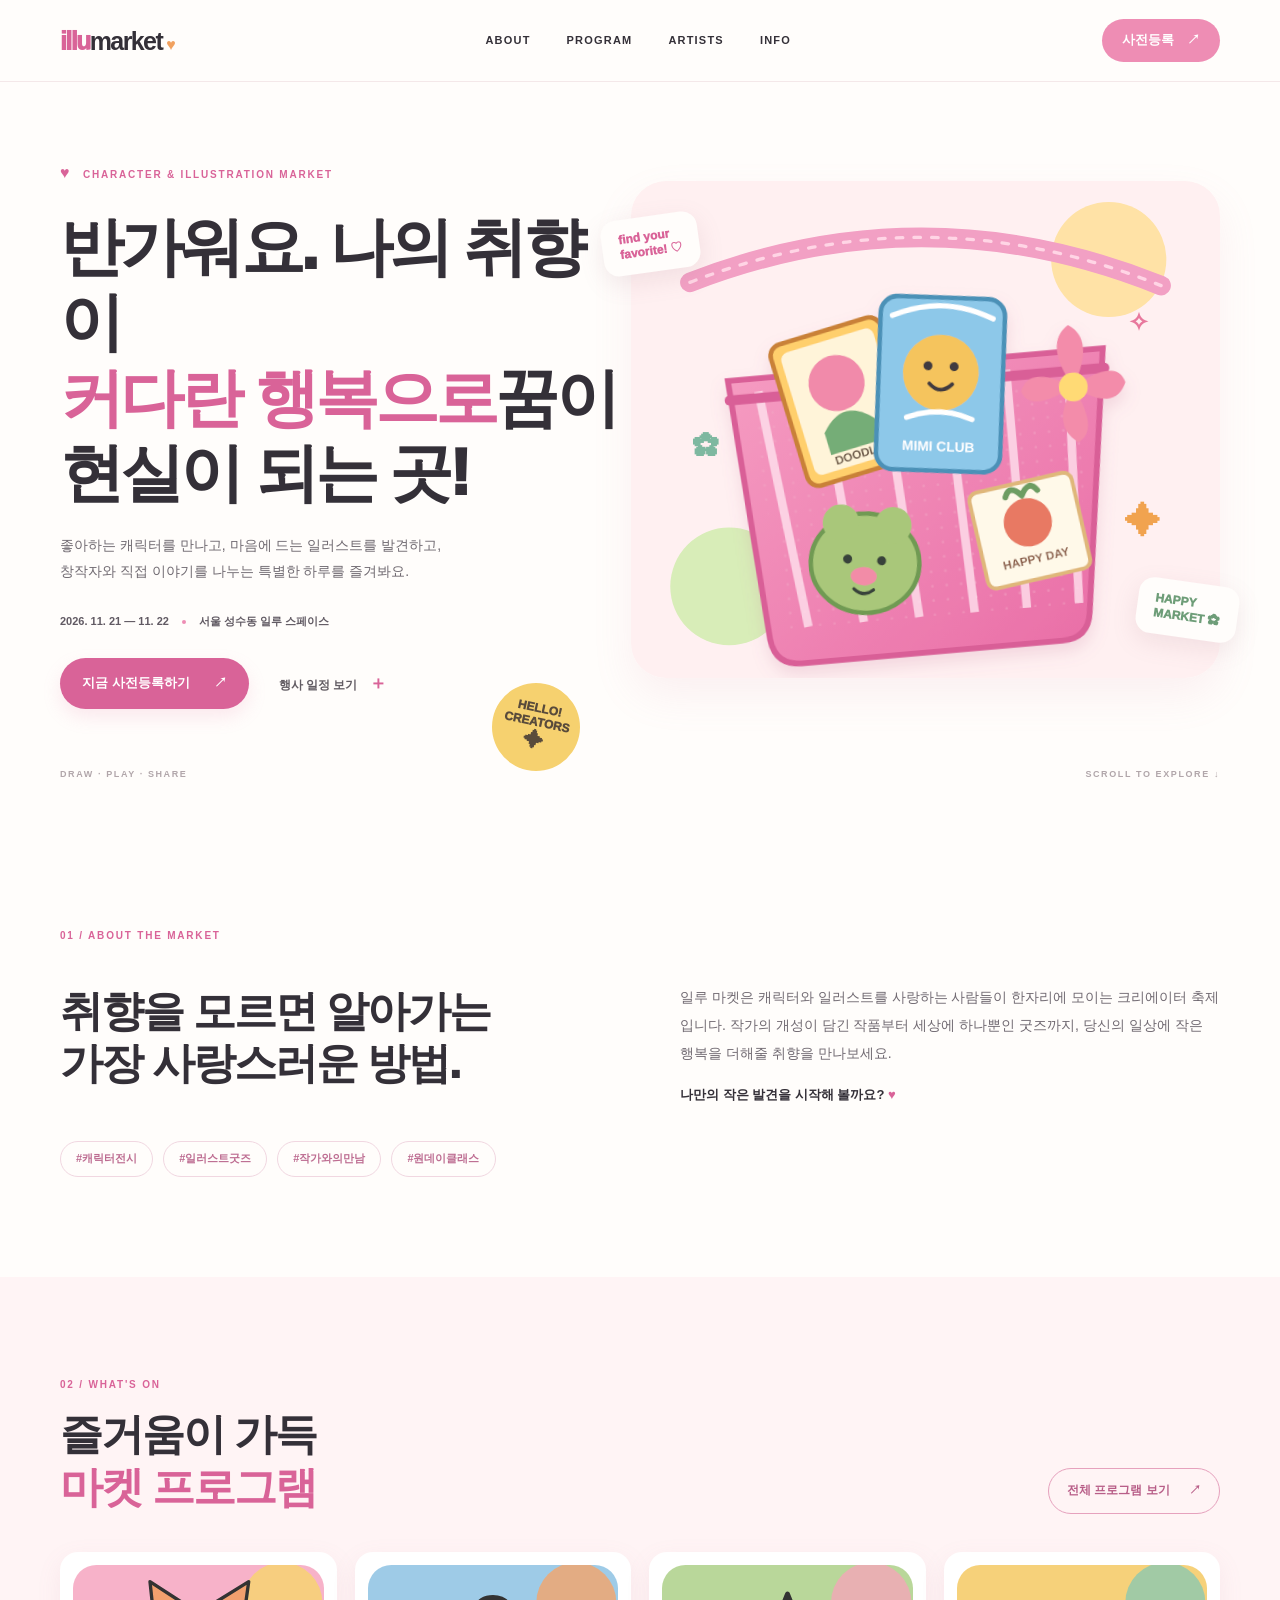
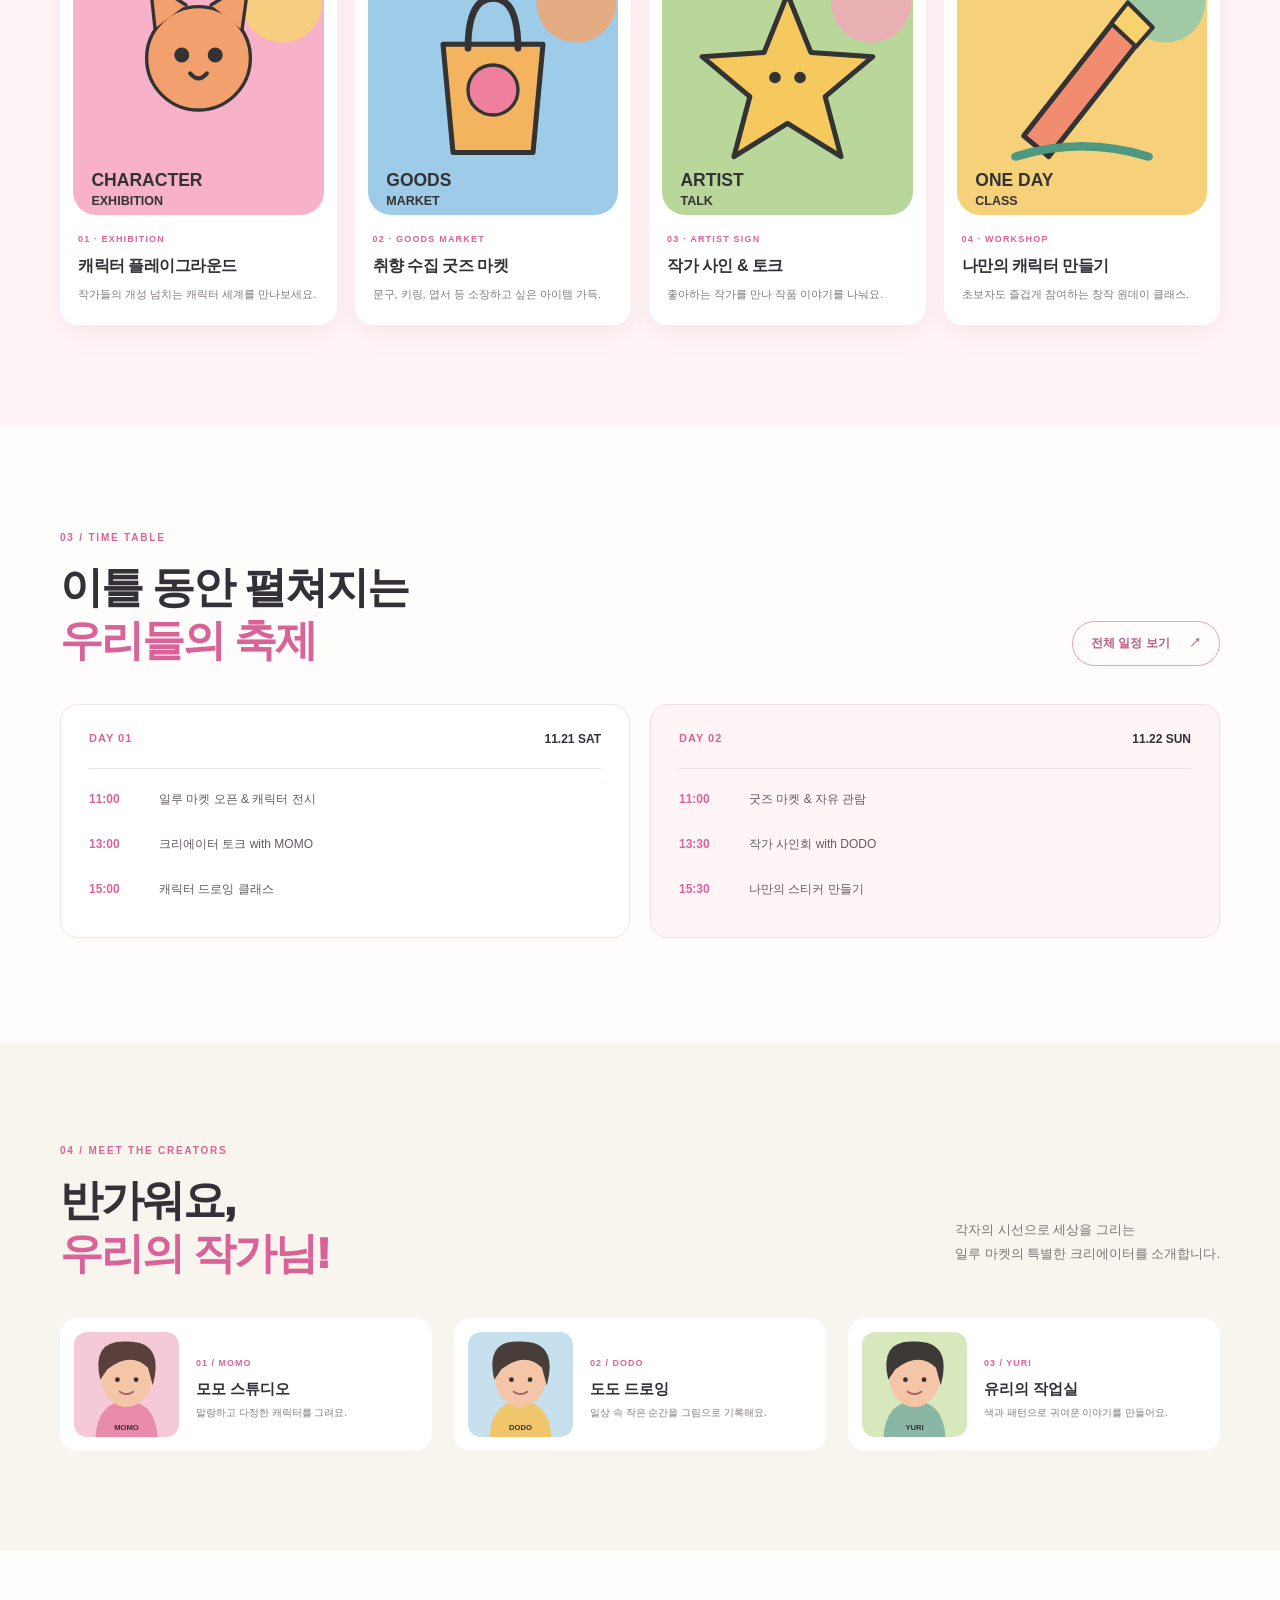
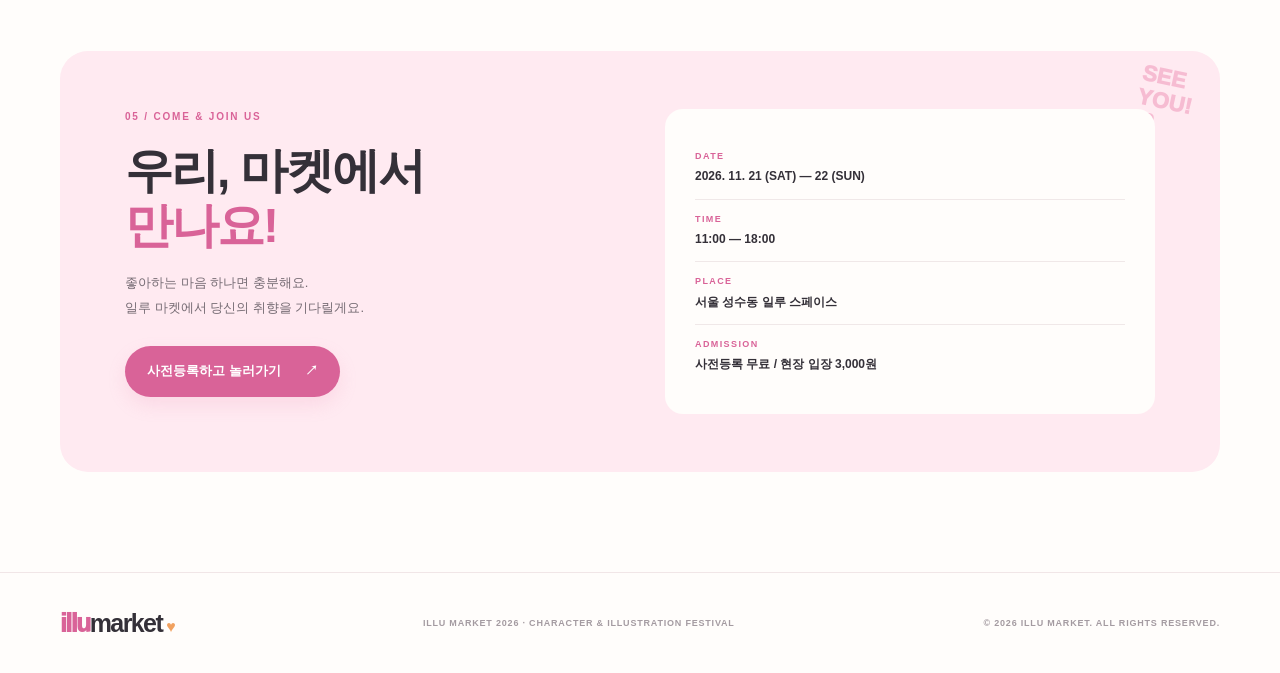
<file: index.html>
<!DOCTYPE html>
<html lang="ko">
<head>
  <meta charset="UTF-8">
  <meta name="viewport" content="width=device-width, initial-scale=1.0">
  <meta name="description" content="캐릭터 창작자와 일러스트 작가가 함께하는 일루 마켓 2026">
  <title>ILLU MARKET 2026 | 일루 마켓 2026</title>
  <link rel="stylesheet" href="css/style.css">
  <script src="js/main.js" defer></script>
</head>
<body>
  <header class="site-header">
    <a class="brand" href="#home" aria-label="일루 마켓 홈">illu<span>market</span><b>♥</b></a>
    <nav class="main-nav" aria-label="주요 메뉴">
      <a href="#about">ABOUT</a><a href="#program">PROGRAM</a><a href="#artists">ARTISTS</a><a href="#info">INFO</a>
    </nav>
    <a class="header-cta" href="register.html">사전등록 <span>↗</span></a>
    <button class="menu-toggle" aria-label="메뉴 열기">☰</button>
  </header>

  <main id="home">
    <section class="hero section-wrap">
      <div class="hero-copy">
        <p class="eyebrow"><span>♥</span> CHARACTER & ILLUSTRATION MARKET</p>
        <h1>반가워요. 나의 취향이<br><em>커다란 행복으로</em>꿈이 현실이 되는 곳!</h1>
        <p class="hero-desc">좋아하는 캐릭터를 만나고, 마음에 드는 일러스트를 발견하고,<br>창작자와 직접 이야기를 나누는 특별한 하루를 즐겨봐요.</p>
        <div class="hero-meta"><span>2026. 11. 21 — 11. 22</span><i></i><span>서울 성수동 일루 스페이스</span></div>
        <div class="hero-actions"><a class="btn-primary" href="register.html">지금 사전등록하기 <b>↗</b></a><button class="text-button" data-modal="schedule-modal">행사 일정 보기 <span>＋</span></button></div>
        <div class="hero-sticker">HELLO!<br>CREATORS <span>✦</span></div>
      </div>
      <div class="hero-art"><img src="assets/hero-market.svg" alt="핑크 장바구니 안에 캐릭터 굿즈와 일러스트 소품이 담긴 축제. 메인 일러스트"><span class="floating-note note-one">find your<br>favorite! ♡</span><span class="floating-note note-two">HAPPY<br>MARKET ✿</span></div>
      <div class="hero-bottom"><span>DRAW · PLAY · SHARE</span><span>SCROLL TO EXPLORE ↓</span></div>
    </section>

    <section class="intro section-wrap" id="about">
      <div class="section-label">01 / ABOUT THE MARKET</div>
      <div class="intro-grid"><h2>취향을 모르면 알아가는<br>가장 사랑스러운 방법.</h2><div><p>일루 마켓은 캐릭터와 일러스트를 사랑하는 사람들이 한자리에 모이는 크리에이터 축제입니다. 작가의 개성이 담긴 작품부터 세상에 하나뿐인 굿즈까지, 당신의 일상에 작은 행복을 더해줄 취향을 만나보세요.</p><strong>나만의 작은 발견을 시작해 볼까요? <span>♥</span></strong></div></div>
      <div class="keyword-row"><span>#캐릭터전시</span><span>#일러스트굿즈</span><span>#작가와의만남</span><span>#원데이클래스</span></div>
    </section>

    <section class="program-section" id="program">
      <div class="section-wrap">
        <div class="section-heading"><div><div class="section-label">02 / WHAT'S ON</div><h2>즐거움이 가득<br><em>마켓 프로그램</em></h2></div><button class="btn-outline" data-modal="program-modal">전체 프로그램 보기 <b>↗</b></button></div>
        <div class="program-grid">
          <article class="program-card"><img src="assets/character-exhibition.svg" alt="캐릭터 전시 일러스트"><div class="card-meta">01 · EXHIBITION</div><h3>캐릭터 플레이그라운드</h3><p>작가들의 개성 넘치는 캐릭터 세계를 만나보세요.</p></article>
          <article class="program-card"><img src="assets/goods-market.svg" alt="굿즈 마켓 일러스트"><div class="card-meta">02 · GOODS MARKET</div><h3>취향 수집 굿즈 마켓</h3><p>문구, 키링, 엽서 등 소장하고 싶은 아이템 가득.</p></article>
          <article class="program-card"><img src="assets/artist-talk.svg" alt="작가 토크 일러스트"><div class="card-meta">03 · ARTIST SIGN</div><h3>작가 사인 & 토크</h3><p>좋아하는 작가를 만나 작품 이야기를 나눠요.</p></article>
          <article class="program-card"><img src="assets/one-day-class.svg" alt="원데이 클래스 일러스트"><div class="card-meta">04 · WORKSHOP</div><h3>나만의 캐릭터 만들기</h3><p>초보자도 즐겁게 참여하는 창작 원데이 클래스.</p></article>
        </div>
      </div>
    </section>

    <section class="schedule section-wrap">
      <div class="section-heading"><div><div class="section-label">03 / TIME TABLE</div><h2>이틀 동안 펼쳐지는<br><em>우리들의 축제</em></h2></div><button class="btn-outline" data-modal="schedule-modal">전체 일정 보기 <b>↗</b></button></div>
      <div class="schedule-preview">
        <div class="day-card"><div class="day-top"><span>DAY 01</span><b>11.21 SAT</b></div><div class="time-row"><time>11:00</time><span>일루 마켓 오픈 & 캐릭터 전시</span></div><div class="time-row"><time>13:00</time><span>크리에이터 토크 with MOMO</span></div><div class="time-row"><time>15:00</time><span>캐릭터 드로잉 클래스</span></div></div>
        <div class="day-card day-pink"><div class="day-top"><span>DAY 02</span><b>11.22 SUN</b></div><div class="time-row"><time>11:00</time><span>굿즈 마켓 & 자유 관람</span></div><div class="time-row"><time>13:30</time><span>작가 사인회 with DODO</span></div><div class="time-row"><time>15:30</time><span>나만의 스티커 만들기</span></div></div>
      </div>
    </section>

    <section class="artists-section" id="artists"><div class="section-wrap">
      <div class="section-heading"><div><div class="section-label">04 / MEET THE CREATORS</div><h2>반가워요,<br><em>우리의 작가님!</em></h2></div><p class="heading-desc">각자의 시선으로 세상을 그리는<br>일루 마켓의 특별한 크리에이터를 소개합니다.</p></div>
      <div class="artist-grid">
        <article class="artist"><img src="assets/artist-1.svg" alt="일러스트 작가 모모 캐릭터 초상화"><div><b>01 / MOMO</b><h3>모모 스튜디오</h3><p>말랑하고 다정한 캐릭터를 그려요.</p></div></article>
        <article class="artist"><img src="assets/artist-2.svg" alt="일러스트 작가 도도 캐릭터 초상화"><div><b>02 / DODO</b><h3>도도 드로잉</h3><p>일상 속 작은 순간을 그림으로 기록해요.</p></div></article>
        <article class="artist"><img src="assets/artist-3.svg" alt="일러스트 작가 유리 캐릭터 초상화"><div><b>03 / YURI</b><h3>유리의 작업실</h3><p>색과 패턴으로 귀여운 이야기를 만들어요.</p></div></article>
      </div>
    </div></section>

    <section class="visit section-wrap" id="info">
      <div class="visit-card"><div><div class="section-label">05 / COME & JOIN US</div><h2>우리, 마켓에서<br><em>만나요!</em></h2><p>좋아하는 마음 하나면 충분해요.<br>일루 마켓에서 당신의 취향을 기다릴게요.</p><a class="btn-primary" href="register.html">사전등록하고 놀러가기 <b>↗</b></a></div><div class="visit-details"><div><small>DATE</small><b>2026. 11. 21 (SAT) — 22 (SUN)</b></div><div><small>TIME</small><b>11:00 — 18:00</b></div><div><small>PLACE</small><b>서울 성수동 일루 스페이스</b></div><div><small>ADMISSION</small><b>사전등록 무료 / 현장 입장 3,000원</b></div></div><span class="visit-doodle">SEE<br>YOU!<br>♡</span></div>
    </section>
  </main>

  <footer class="site-footer"><a class="brand" href="#home">illu<span>market</span><b>♥</b></a><p>ILLU MARKET 2026 · CHARACTER & ILLUSTRATION FESTIVAL</p><span>© 2026 ILLU MARKET. ALL RIGHTS RESERVED.</span></footer>

  <!-- 일정 팝업 -->
  <div class="modal" id="schedule-modal" role="dialog" aria-modal="true" aria-labelledby="schedule-title">
    <div class="modal-panel"><button class="modal-close" aria-label="닫기">×</button><div class="section-label">FULL TIME TABLE</div><h2 id="schedule-title">전체 행사 일정</h2>
      <h3>DAY 01 · 11월 21일 토요일</h3><div class="modal-line"><time>11:00</time><span>마켓 오픈 / 캐릭터 전시</span></div><div class="modal-line"><time>12:00</time><span>굿즈 마켓 자유 관람</span></div><div class="modal-line"><time>13:00</time><span>크리에이터 토크 · MOMO</span></div><div class="modal-line"><time>15:00</time><span>캐릭터 드로잉 클래스</span></div><div class="modal-line"><time>17:30</time><span>1일차 마감 이벤트</span></div>
      <h3>DAY 02 · 11월 22일 일요일</h3><div class="modal-line"><time>11:00</time><span>마켓 오픈 / 굿즈 마켓</span></div><div class="modal-line"><time>13:30</time><span>작가 사인회 · DODO</span></div><div class="modal-line"><time>15:30</time><span>나만의 스티커 만들기</span></div><div class="modal-line"><time>17:30</time><span>클로징 & 마켓 종료</span></div>
    </div>
  </div>
  <!-- 프로그램 팝업 -->
  <div class="modal" id="program-modal" role="dialog" aria-modal="true" aria-labelledby="program-title">
    <div class="modal-panel"><button class="modal-close" aria-label="닫기">×</button><div class="section-label">ALL PROGRAMS</div><h2 id="program-title">전체 프로그램 안내</h2>
      <div class="program-detail"><b>01 · 캐릭터 플레이그라운드</b><p>신진 캐릭터 작가들의 오리지널 작품과 세계관을 감상하는 전시 공간입니다. 양일 11:00–18:00</p></div>
      <div class="program-detail"><b>02 · 취향 수집 굿즈 마켓</b><p>스티커, 엽서, 키링, 문구류 등등 작가의 개성이 담긴 굿즈를 현장에서 만나보세요. 원하는 작가가 없다고 실망하지 마세요. 양일 11:00–18:00</p></div>
      <div class="program-detail"><b>03 · 작가 사인 & 토크 팬미팅 </b><p>참여 작가의 작업 과정과 캐릭터 탄생 이야기를 듣고 사인을 받을 수 있어요. 11월 22일 13:30</p></div>
      <div class="program-detail"><b>04 · 나만의 캐릭터 만들기</b><p>간단한 드로잉과 컬러링으로 나만의 캐릭터 굿즈를 만들어 보는 소규모 클래스입니다. 사전 예약 필수</p></div>
      <a class="btn-primary modal-cta" href="register.html">클래스 예약하기 ↗</a>
    </div>
  </div>
</body>
</html>
</file>
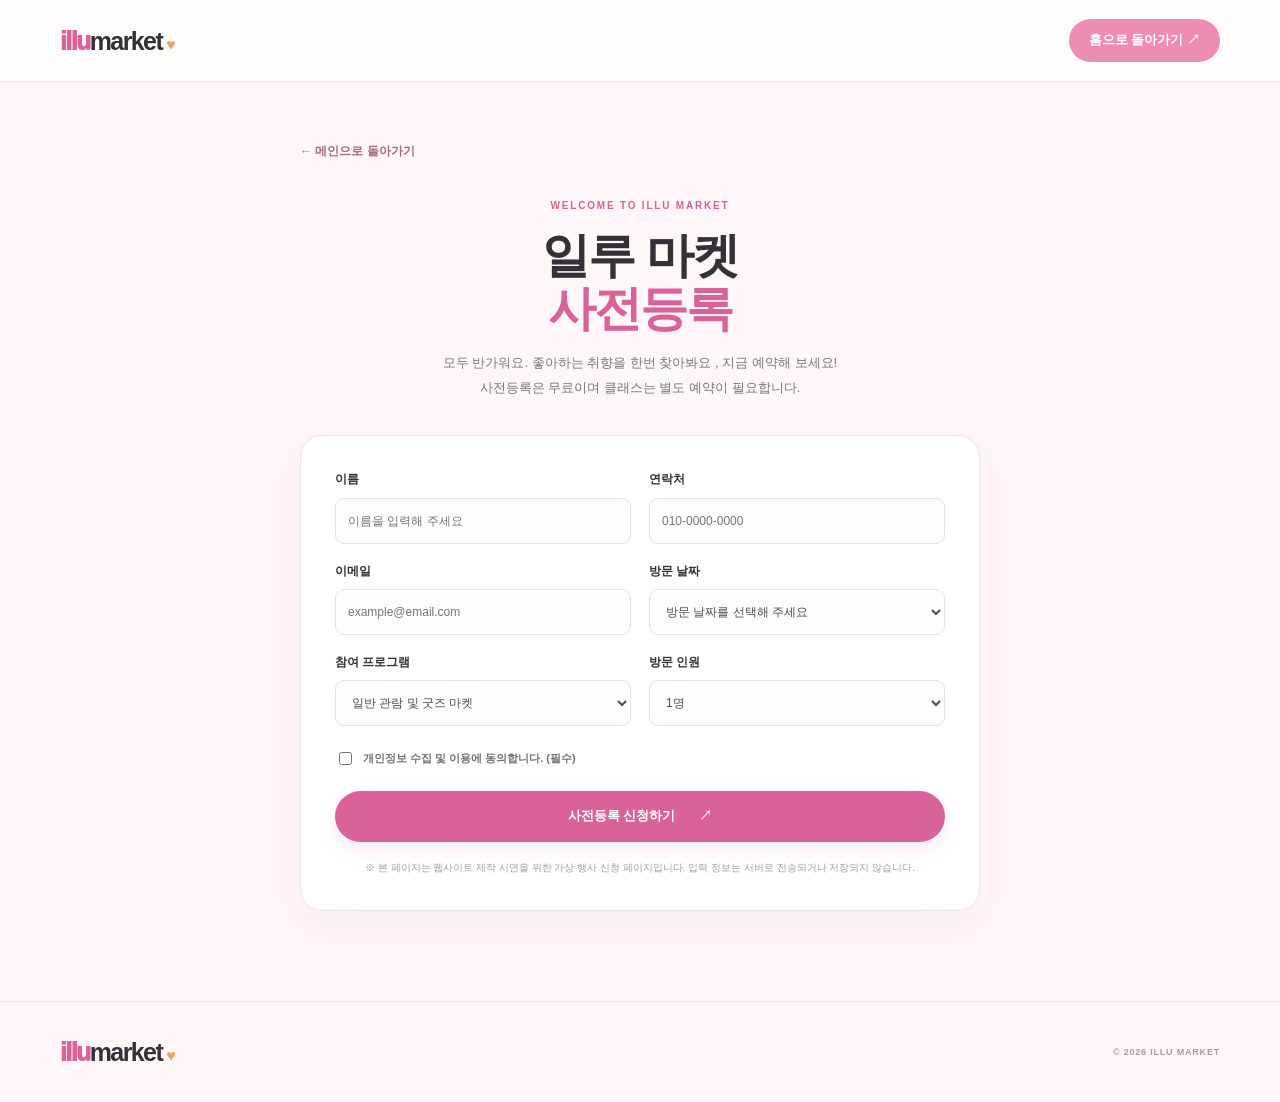
<file: register.html>
<!DOCTYPE html>
<html lang="ko">
<head>
<meta charset="UTF-8"><meta name="viewport" content="width=device-width, initial-scale=1.0">
<title>사전등록 | ILLU MARKET 2026</title><link rel="stylesheet" href="css/style.css"><link rel="stylesheet" href="css/register.css"><script src="js/register.js" defer></script>
</head>
<body class="register-page">
<header class="site-header"><a class="brand" href="index.html">illu<span>market</span><b>♥</b></a><a class="header-cta" href="index.html">홈으로 돌아가기 ↗</a></header>
<main class="register-wrap">
  <a class="back-link" href="index.html">← 메인으로 돌아가기</a>
  <div class="register-heading"><div class="section-label">WELCOME TO ILLU MARKET</div><h1>일루 마켓<br><em>사전등록</em></h1><p>모두 반가워요. 좋아하는 취향을 한번 찾아봐요 , 지금 예약해 보세요!<br>사전등록은 무료이며 클래스는 별도 예약이 필요합니다.</p></div>
  <form id="registration-form" class="registration-form">
    <label>이름 <input type="text" name="name" placeholder="이름을 입력해 주세요" required></label>
    <label>연락처 <input type="tel" name="phone" placeholder="010-0000-0000" required pattern="[0-9\-]{9,13}"></label>
    <label>이메일 <input type="email" name="email" placeholder="example@email.com" required></label>
    <label>방문 날짜 <select name="date" required><option value="">방문 날짜를 선택해 주세요</option><option>11월 21일 토요일</option><option>11월 22일 일요일</option><option>양일 모두</option></select></label>
    <label>참여 프로그램 <select name="program"><option>일반 관람 및 굿즈 마켓</option><option>캐릭터 드로잉 클래스 (11/21)</option><option>나만의 스티커 클래스 (11/22)</option><option>작가 사인회 (11/22)</option></select></label>
    <label>방문 인원 <select name="people"><option>1명</option><option>2명</option><option>3명</option><option>4명</option></select></label>
    <label class="agree"><input type="checkbox" required> 개인정보 수집 및 이용에 동의합니다. (필수)</label>
    <button class="btn-primary submit-btn" type="submit">사전등록 신청하기 <b>↗</b></button>
    <p class="form-note">※ 본 페이지는 웹사이트 제작 시연을 위한 가상 행사 신청 페이지입니다. 입력 정보는 서버로 전송되거나 저장되지 않습니다.</p>
  </form>
  <div class="success-message" id="success-message" role="status" aria-live="polite"><div>♥</div><h2>신청이 완료되었어요!</h2><p>일루 마켓에서 만나요. 방문 정보를 확인해 주세요.</p><a class="btn-primary" href="index.html">메인 페이지로 돌아가기</a></div>
</main>
<footer class="site-footer"><a class="brand" href="index.html">illu<span>market</span><b>♥</b></a><span>© 2026 ILLU MARKET</span></footer>
</body></html>
</file>
<file: css/style.css>
/* 기본 설정 */
:root{--pink:#ee8db4;--pink-dark:#d96398;--cream:#fff8f0;--ink:#343038;--muted:#77717a;--green:#9fbd83;--orange:#f1a15f}
*{box-sizing:border-box}html{scroll-behavior:smooth}body{margin:0;background:#fffdfb;color:var(--ink);font-family:"Pretendard","Noto Sans KR",Arial,sans-serif;line-height:1.6}a{color:inherit;text-decoration:none}button{font:inherit;cursor:pointer}.section-wrap{width:min(1160px,calc(100% - 64px));margin:0 auto}
.site-header{height:82px;padding:0 max(32px,calc((100vw - 1160px)/2));display:flex;align-items:center;justify-content:space-between;background:#fffdfb;position:sticky;top:0;z-index:20;border-bottom:1px solid #f4e8e9}
.brand{font-size:25px;font-weight:1000;letter-spacing:-1.6px;color:var(--pink-dark)}.brand span{color:var(--ink);font-weight:800}.brand b{font-size:16px;margin-left:4px;color:var(--orange)}
.main-nav{display:flex;gap:36px;font-size:11px;font-weight:900;letter-spacing:1.2px}.main-nav a:hover{color:var(--pink-dark)}
.header-cta{background:var(--pink);color:white;padding:11px 20px;border-radius:30px;font-size:13px;font-weight:800}.header-cta span{margin-left:9px}.menu-toggle{display:none;border:0;background:none;font-size:23px}
.hero{min-height:650px;padding:68px 0 34px;display:grid;grid-template-columns:1fr 1.03fr;align-items:center;position:relative}.hero-copy{position:relative;z-index:2}.eyebrow,.section-label{font-size:10px;font-weight:900;letter-spacing:1.8px;color:var(--pink-dark)}.eyebrow span{font-size:16px;margin-right:7px}.hero h1{font-size:clamp(42px,5vw,66px);line-height:1.18;letter-spacing:-3.8px;margin:24px 0 20px;font-weight:1000}.hero h1 em,.section-heading h2 em,.visit-card h2 em{font-style:normal;color:var(--pink-dark)}.hero-desc{font-size:14px;color:#706a71;line-height:1.9}.hero-meta{display:flex;align-items:center;gap:13px;margin:28px 0;font-size:11px;font-weight:800;color:#615a63}.hero-meta i{width:4px;height:4px;background:var(--pink);border-radius:50%}.hero-actions{display:flex;align-items:center;gap:24px}.btn-primary{display:inline-flex;align-items:center;gap:24px;background:var(--pink-dark);color:#fff;padding:15px 22px;border-radius:30px;font-size:13px;font-weight:800;box-shadow:0 8px 18px #e78bb32e;transition:.2s}.btn-primary:hover{transform:translateY(-3px);background:#cf548b}.text-button{border:0;background:none;font-size:12px;font-weight:800;color:#625c63}.text-button span{color:var(--pink-dark);font-size:18px;margin-left:8px}.hero-art{position:relative}.hero-art>img{width:100%;display:block;border-radius:35px;box-shadow:0 18px 40px #d987a51c}.floating-note{position:absolute;background:#fffdfb;padding:13px 17px;border-radius:15px;box-shadow:0 8px 24px #9c6d7c22;font-size:12px;font-weight:1000;line-height:1.25;color:var(--pink-dark);transform:rotate(-8deg)}.note-one{top:7%;left:-5%}.note-two{right:-3%;bottom:8%;transform:rotate(8deg);color:#6e9d78}.hero-sticker{position:absolute;right:9%;bottom:-62px;width:88px;height:88px;border-radius:50%;background:#f6d16f;color:#594b3b;display:grid;place-content:center;text-align:center;font-size:12px;font-weight:1000;line-height:1.2;transform:rotate(12deg);z-index:3}.hero-sticker span{font-size:20px}.hero-bottom{grid-column:1/-1;display:flex;justify-content:space-between;margin-top:58px;color:#b1a6aa;font-size:9px;font-weight:900;letter-spacing:1.6px}
.intro{padding:112px 0 100px}.intro-grid{display:grid;grid-template-columns:1fr 1fr;gap:80px;align-items:center;margin:25px 0 35px}.intro h2,.section-heading h2{font-size:43px;line-height:1.23;letter-spacing:-2px;margin:0;font-weight:1000}.intro-grid p{font-size:14px;color:#716a72;line-height:2}.intro-grid strong{font-size:13px}.intro-grid strong span{color:var(--pink-dark)}.keyword-row{display:flex;gap:10px;flex-wrap:wrap}.keyword-row span{border:1px solid #f1d7e1;color:#bd6c91;border-radius:30px;padding:8px 15px;font-size:11px;font-weight:800}
.program-section{background:#fff4f5;padding:100px 0}.section-heading{display:flex;justify-content:space-between;align-items:end;margin-bottom:38px}.section-heading h2{margin-top:15px}.btn-outline{border:1px solid #e6a1bd;background:transparent;color:#b85e88;border-radius:30px;padding:12px 18px;font-size:12px;font-weight:800}.btn-outline b{margin-left:16px}.program-grid{display:grid;grid-template-columns:repeat(4,1fr);gap:18px}.program-card{background:#fff;border-radius:18px;padding:13px 13px 21px;box-shadow:0 8px 24px #bd78931a;transition:.25s}.program-card:hover{transform:translateY(-7px)}.program-card img{width:100%;border-radius:13px;display:block}.card-meta{font-size:9px;font-weight:900;letter-spacing:1.2px;color:var(--pink-dark);margin:17px 5px 7px}.program-card h3{font-size:16px;margin:0 5px 6px;letter-spacing:-.5px}.program-card p{font-size:11px;color:#827b82;margin:0 5px;line-height:1.7}
.schedule{padding:105px 0}.schedule-preview{display:grid;grid-template-columns:1fr 1fr;gap:20px}.day-card{border:1px solid #f0e3e3;border-radius:18px;padding:25px 28px;background:#fff}.day-pink{background:#fff5f7;border-color:#f4dce5}.day-top{display:flex;justify-content:space-between;padding-bottom:18px;border-bottom:1px solid #eee2e5;margin-bottom:8px}.day-top span{font-size:11px;color:var(--pink-dark);font-weight:900;letter-spacing:1px}.day-top b{font-size:12px}.time-row{display:flex;gap:25px;padding:13px 0;font-size:12px}.time-row time{color:var(--pink-dark);font-weight:900;min-width:45px}.time-row span{color:#625c63}
.artists-section{background:#f7f5ed;padding:100px 0}.heading-desc{font-size:13px;color:#777;line-height:1.9}.artist-grid{display:grid;grid-template-columns:repeat(3,1fr);gap:22px}.artist{display:flex;align-items:center;gap:17px;background:#fff;border-radius:17px;padding:14px}.artist img{width:105px;height:105px;object-fit:cover;border-radius:13px}.artist b{font-size:9px;color:var(--pink-dark);letter-spacing:1px}.artist h3{font-size:15px;margin:4px 0}.artist p{font-size:10px;color:#827b82;margin:0}
.visit{padding:100px 0}.visit-card{position:relative;overflow:hidden;background:#ffeaf1;border-radius:28px;padding:58px 65px;display:grid;grid-template-columns:1fr 1fr;gap:50px}.visit-card h2{font-size:48px;line-height:1.15;letter-spacing:-2px;margin:18px 0}.visit-card p{font-size:13px;color:#756b73;line-height:1.9;margin-bottom:25px}.visit-details{align-self:center;background:#fffdfb;padding:28px 30px;border-radius:18px;position:relative;z-index:1}.visit-details div{padding:12px 0;border-bottom:1px solid #f0e8e8;display:flex;flex-direction:column;gap:4px}.visit-details div:last-child{border:0}.visit-details small{font-size:9px;color:var(--pink-dark);font-weight:900;letter-spacing:1.4px}.visit-details b{font-size:12px}.visit-doodle{position:absolute;right:28px;top:15px;color:#f2a4c2;opacity:.65;font-size:22px;line-height:1.1;font-weight:1000;transform:rotate(12deg)}
.site-footer{border-top:1px solid #f1e6e7;padding:30px max(32px,calc((100vw - 1160px)/2));display:flex;align-items:center;justify-content:space-between;gap:15px}.site-footer p,.site-footer>span{font-size:9px;color:#a49ba1;letter-spacing:.8px;font-weight:800}
.modal{position:fixed;inset:0;background:#30242c99;display:none;align-items:center;justify-content:center;padding:20px;z-index:50}.modal.is-open{display:flex}.modal-panel{background:#fffdfb;border-radius:22px;width:min(600px,100%);max-height:85vh;overflow:auto;padding:36px;position:relative;box-shadow:0 20px 70px #2b1b2633}.modal-close{position:absolute;right:20px;top:14px;border:0;background:#fff0f4;color:#b85e88;border-radius:50%;width:34px;height:34px;font-size:24px}.modal-panel h2{font-size:30px;letter-spacing:-1px;margin:8px 0 25px}.modal-panel h3{font-size:14px;background:#fff0f4;padding:10px 13px;border-radius:8px;margin:24px 0 8px}.modal-line{display:flex;gap:22px;padding:12px 8px;border-bottom:1px solid #f0e9e9;font-size:13px}.modal-line time{font-weight:900;color:var(--pink-dark);min-width:45px}.program-detail{padding:15px 0;border-bottom:1px solid #f0e9e9}.program-detail b{font-size:14px}.program-detail p{font-size:12px;color:#777;line-height:1.8;margin:7px 0 0}.modal-cta{margin-top:22px}
@media(max-width:850px){.main-nav{gap:16px}.hero{grid-template-columns:1fr 1fr}.hero h1{font-size:46px}.program-grid{grid-template-columns:repeat(2,1fr)}.artist-grid{grid-template-columns:1fr}.artist{max-width:500px}.visit-card{padding:42px;gap:25px}}
@media(max-width:600px){.section-wrap{width:calc(100% - 36px)}.site-header{height:68px;padding:0 18px}.main-nav{display:none;position:absolute;top:68px;left:0;right:0;background:#fff;padding:22px;flex-direction:column;box-shadow:0 10px 15px #0000000a}.main-nav.open{display:flex}.header-cta{margin-left:auto;margin-right:14px;padding:9px 14px;font-size:11px}.menu-toggle{display:block}.hero{display:flex;flex-direction:column;align-items:stretch;padding-top:48px;gap:28px}.hero h1{font-size:43px;letter-spacing:-2.5px}.hero-desc br{display:none}.hero-meta{flex-wrap:wrap;font-size:10px}.hero-art{width:92%;align-self:center}.hero-bottom{margin-top:15px}.hero-sticker{bottom:-30px;right:4%;width:72px;height:72px;font-size:10px}.intro,.schedule,.visit{padding:72px 0}.intro-grid{grid-template-columns:1fr;gap:12px;margin:20px 0}.intro h2,.section-heading h2{font-size:35px}.section-heading{align-items:flex-start;gap:18px;flex-direction:column}.program-section,.artists-section{padding:72px 0}.program-grid{gap:11px}.program-card{padding:9px 9px 15px}.program-card h3{font-size:13px}.program-card p{font-size:10px}.schedule-preview{grid-template-columns:1fr}.day-card{padding:20px}.time-row{gap:15px;font-size:11px}.artist{gap:12px}.artist img{width:85px;height:85px}.visit-card{grid-template-columns:1fr;padding:35px 23px;gap:25px}.visit-card h2{font-size:40px}.visit-details{padding:20px}.site-footer{padding:25px 18px;flex-wrap:wrap}.site-footer p{order:3;width:100%}.modal-panel{padding:28px 20px}.modal-panel h2{font-size:25px}}
</file>
<file: css/register.css>
.register-page{background:#fff7f7;min-height:100vh}.register-wrap{width:min(680px,calc(100% - 36px));margin:55px auto 90px}.back-link{font-size:12px;font-weight:800;color:#a56a83}.register-heading{text-align:center;margin:35px 0}.register-heading h1{font-size:48px;line-height:1.12;letter-spacing:-2px;margin:15px 0}.register-heading h1 em{font-style:normal;color:var(--pink-dark)}.register-heading p{font-size:13px;color:#777;line-height:1.9}.registration-form{background:#fff;border:1px solid #f1e2e6;border-radius:22px;padding:34px;display:grid;grid-template-columns:1fr 1fr;gap:18px;box-shadow:0 12px 35px #c77e9814}.registration-form label{display:flex;flex-direction:column;gap:8px;font-size:12px;font-weight:800}.registration-form input:not([type=checkbox]),.registration-form select{width:100%;height:46px;border:1px solid #eadfe2;border-radius:9px;padding:0 12px;background:#fffdfd;font:inherit;font-weight:500;color:#514b51;outline:none}.registration-form input:focus,.registration-form select:focus{border-color:var(--pink)}.registration-form .agree{grid-column:1/-1;display:flex;flex-direction:row;align-items:center;font-size:11px;color:#766d74;margin-top:5px}.agree input{accent-color:var(--pink-dark)}.submit-btn{grid-column:1/-1;justify-content:center;border:0;margin-top:5px}.form-note{grid-column:1/-1;text-align:center;color:#a39aa0;font-size:10px;margin:0}.success-message{display:none;text-align:center;background:white;border-radius:22px;padding:55px 25px;margin-top:20px}.success-message.show{display:block}.success-message>div{font-size:45px;color:var(--pink)}.success-message h2{font-size:27px}.success-message p{font-size:13px;color:#777;margin-bottom:25px}@media(max-width:600px){.register-wrap{margin-top:35px}.register-heading h1{font-size:40px}.registration-form{grid-template-columns:1fr;padding:23px}.registration-form .agree,.submit-btn,.form-note{grid-column:1}.site-footer{margin-top:40px}}
</file>
